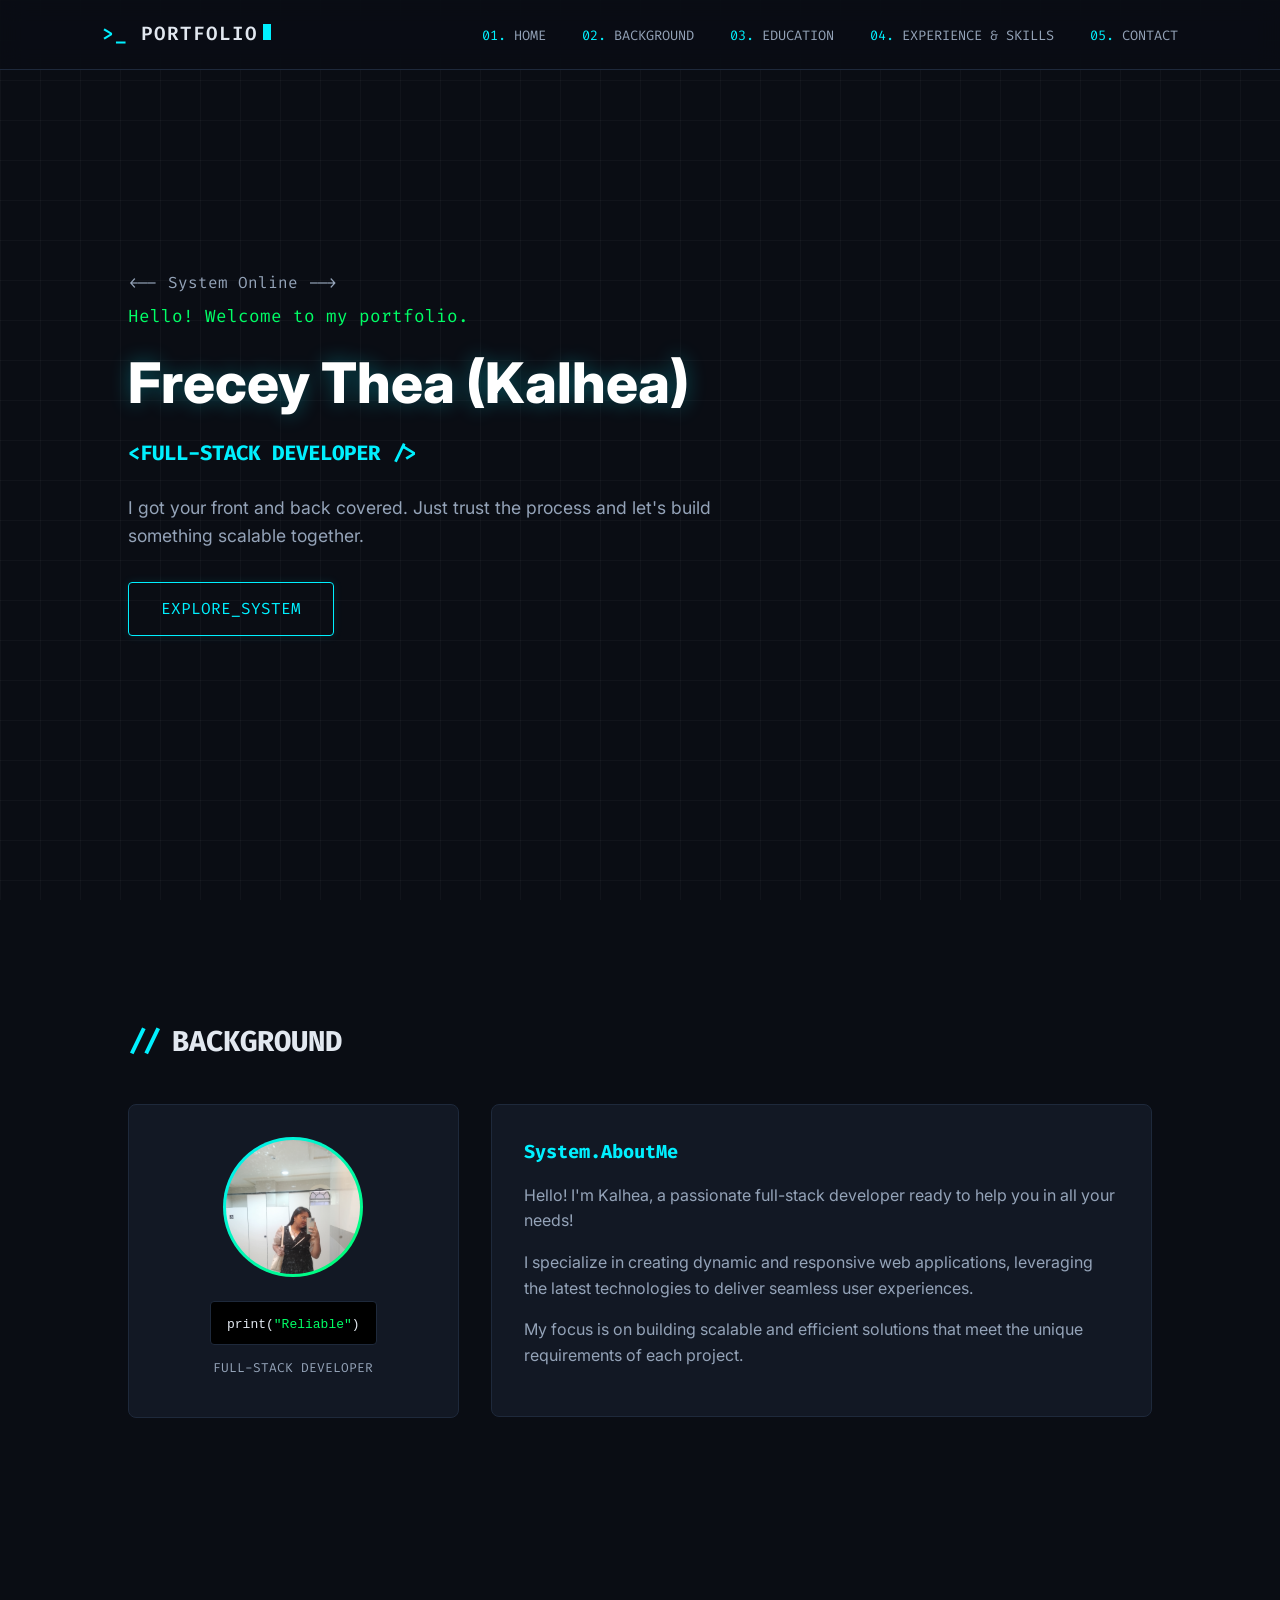
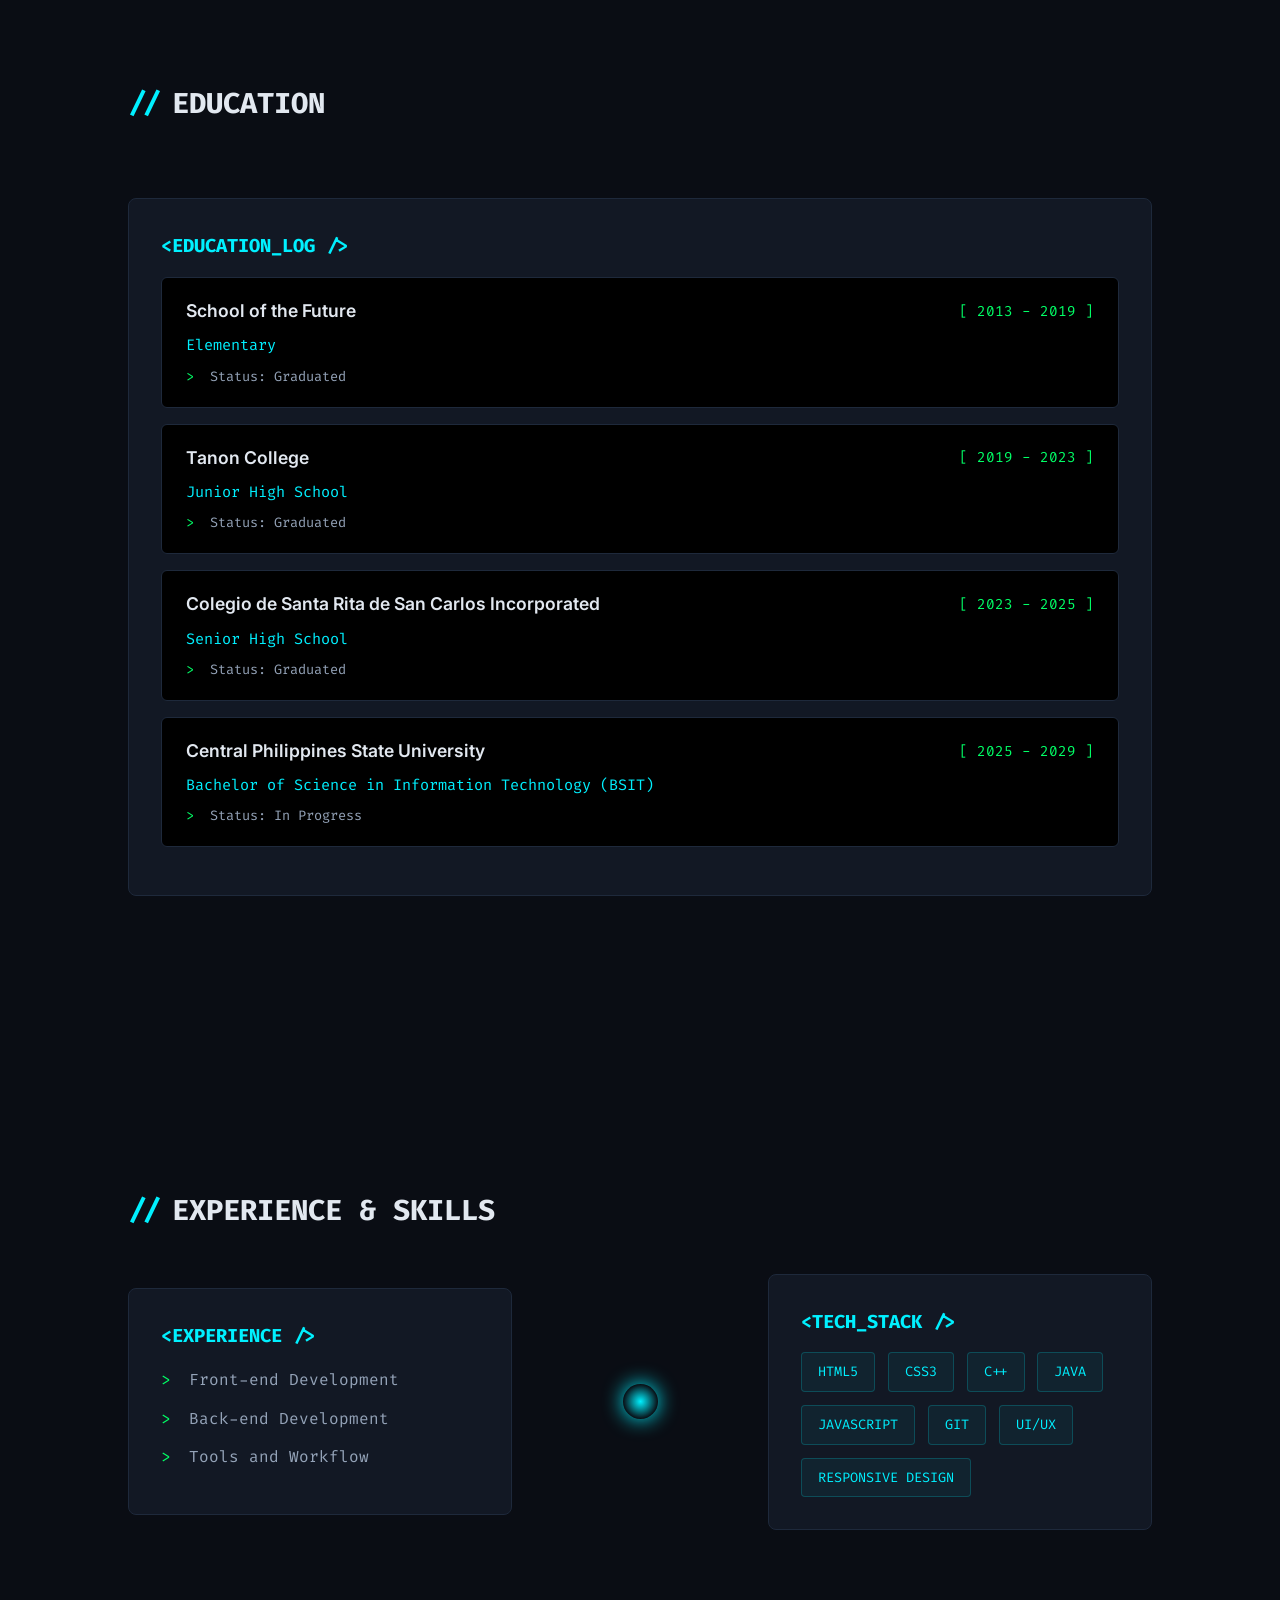
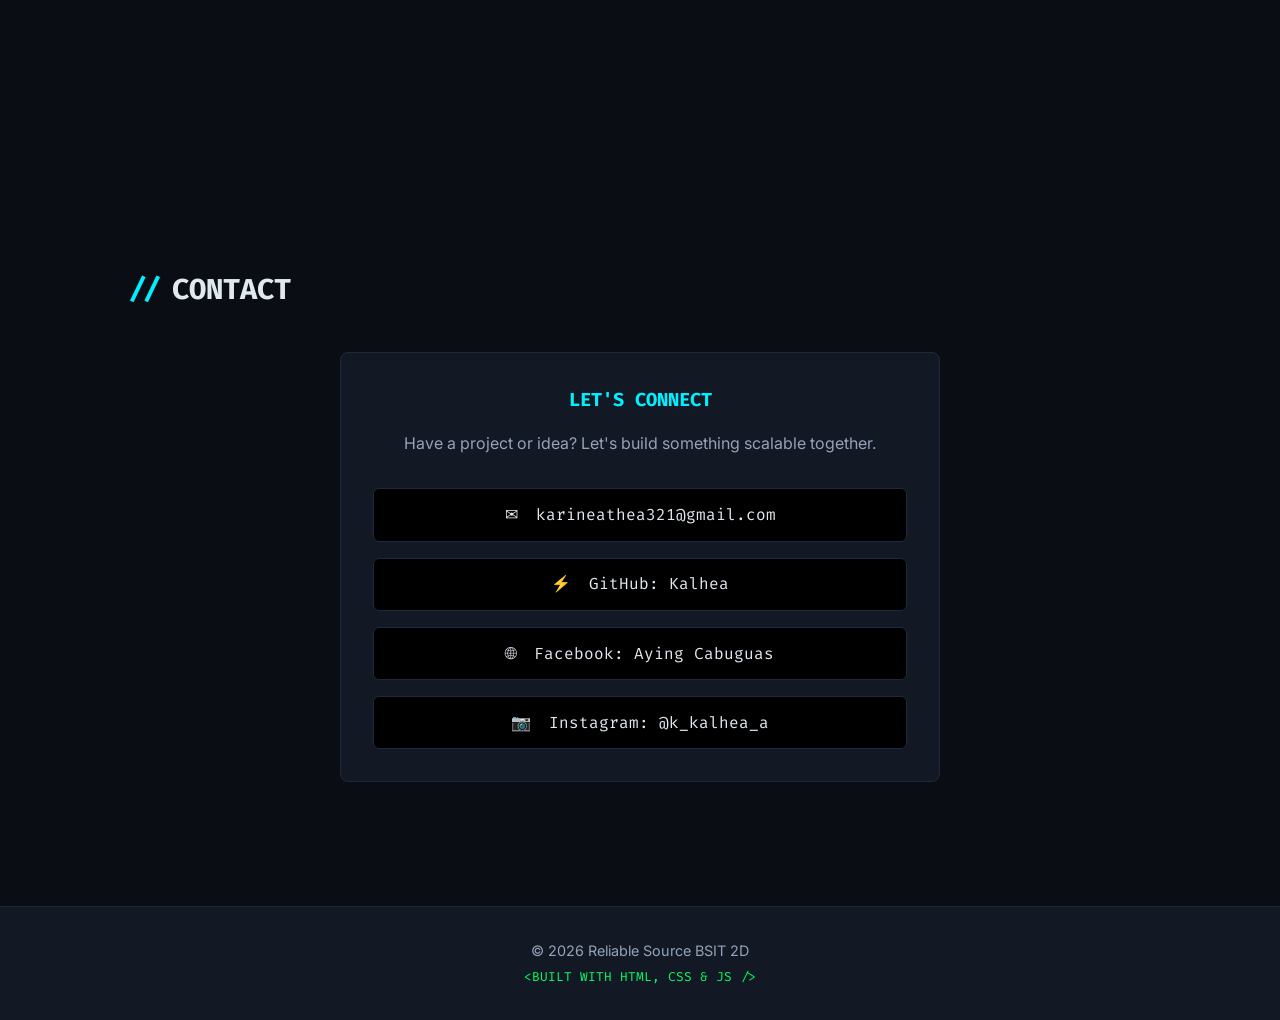
<file: index.html>
<!DOCTYPE html>
<html lang="en">
<head>
    <meta charset="UTF-8">
    <meta name="viewport" content="width=device-width, initial-scale=1.0">
    <title>Portfolio - Frecey Thea</title>
    
    <link rel="preconnect" href="https://fonts.googleapis.com">
    <link rel="preconnect" href="https://fonts.gstatic.com" crossorigin>
    <link href="https://fonts.googleapis.com/css2?family=Fira+Code:wght@400;600&family=Inter:wght@300;400;600;800&display=swap" rel="stylesheet">
    <link rel="stylesheet" href="style.css">
</head>
<body>

    <div class="tech-grid-bg"></div>

    <header>
        <div class="logo">
            <span class="prompt-symbol">&gt;_</span> PORTFOLIO<span class="cursor"></span>
        </div>
        <nav>
            <a href="#home"><span class="nav-num">01.</span> HOME</a>
            <a href="#background"><span class="nav-num">02.</span> BACKGROUND</a>
            <a href="#education-card"><span class="nav-num">03.</span> EDUCATION</a>
            <a href="#experience"><span class="nav-num">04.</span> EXPERIENCE & SKILLS</a>
            <a href="#contact"><span class="nav-num">05.</span> CONTACT</a>
        </nav>
    </header>

    <section id="home">
        <div class="hero-container">
            <p class="code-comment">&lt;-- System Online --&gt;</p>
            <p class="greeting">Hello! Welcome to my portfolio.</p>
            <h1 class="glitch-title">Frecey Thea (Kalhea)</h1>
            <h3 class="cyber-subtitle">&lt;FULL-STACK DEVELOPER /&gt;</h3>
            <p class="hero-description">
                I got your front and back covered. Just trust the process and let's build something scalable together.
            </p>
            <a href="#background" class="cyber-btn">
                <span>EXPLORE_SYSTEM</span>
            </a>
        </div>
    </section>

    <section id="background">
        <h2 class="section-title"><span class="title-slash">//</span> BACKGROUND</h2>
        <div class="background-grid">
            <div class="profile-card">
                <div class="img-wrapper">
                    <img src="kalhea.jpg" alt="Kalhea's profile picture">
                </div>
                <div class="code-block">
                    <code>print(<span class="code-string">"Reliable"</span>)</code>
                </div>
                <p class="role-badge">FULL-STACK DEVELOPER</p>
            </div>
            
            <div class="about-card">
                <h3>System.AboutMe</h3>
                <p>Hello! I'm Kalhea, a passionate full-stack developer ready to help you in all your needs!</p>
                <p>I specialize in creating dynamic and responsive web applications, leveraging the latest technologies to deliver seamless user experiences.</p>
                <p>My focus is on building scalable and efficient solutions that meet the unique requirements of each project.</p>
            </div>
        </div>
    </section>

    <section id="education-card">
        <h2 class="section-title"><span class="title-slash">//</span> EDUCATION</h2>
        <div class="education-card">
            <h3>&lt;EDUCATION_LOG /&gt;</h3>

            <div class="edu-content">
                <div class="edu-header">
                    <span class="edu-school">School of the Future</span>
                    <span class="edu-years">[ 2013 - 2019 ]</span>
                </div>
                <p class="edu-degree">Elementary</p>
                <p class="edu-status"><span class="bullet">&gt;</span> Status: Graduated</p>
            </div>

            <div class="edu-content">
                <div class="edu-header">
                    <span class="edu-school">Tanon College</span>
                    <span class="edu-years">[ 2019 - 2023 ]</span>
                </div>
                <p class="edu-degree">Junior High School</p>
                <p class="edu-status"><span class="bullet">&gt;</span> Status: Graduated</p>
            </div>

            <div class="edu-content">
                <div class="edu-header">
                    <span class="edu-school">Colegio de Santa Rita de San Carlos Incorporated</span>
                    <span class="edu-years">[ 2023 - 2025 ]</span>
                </div>
                <p class="edu-degree">Senior High School</p>
                <p class="edu-status"><span class="bullet">&gt;</span> Status: Graduated</p>
            </div>

            <div class="edu-content">
                <div class="edu-header">
                    <span class="edu-school">Central Philippines State University</span>
                    <span class="edu-years">[ 2025 - 2029 ]</span>
                </div>
                <p class="edu-degree">Bachelor of Science in Information Technology (BSIT)</p>
                <p class="edu-status"><span class="bullet">&gt;</span> Status: In Progress</p>
            </div>
        </div>
    </section>

    <section id="experience">
        <h2 class="section-title"><span class="title-slash">//</span> EXPERIENCE &amp; SKILLS</h2>
        
        <div class="tech-grid">
            <div class="experience-card">
                <h3>&lt;EXPERIENCE /&gt;</h3>
                <ul class="tech-list">
                    <li><span class="bullet">&gt;</span> Front-end Development</li>
                    <li><span class="bullet">&gt;</span> Back-end Development</li>
                    <li><span class="bullet">&gt;</span> Tools and Workflow</li>
                </ul>
            </div>

            <div class="tech-globe-wrapper">
                <div class="globe-container" id="interactive-globe">
                    <div class="globe-ring ring-1"></div>
                    <div class="globe-ring ring-2"></div>
                    <div class="globe-ring ring-3"></div>
                    <div class="globe-core"></div>
                </div>
            </div>

            <div class="skills-card">
                <h3>&lt;TECH_STACK /&gt;</h3>
                <div class="skill-tags">
                    <span class="tech-tag">HTML5</span>
                    <span class="tech-tag">CSS3</span>
                    <span class="tech-tag">C++</span>
                    <span class="tech-tag">JAVA</span>
                    <span class="tech-tag">JAVASCRIPT</span>
                    <span class="tech-tag">GIT</span>
                    <span class="tech-tag">UI/UX</span>
                    <span class="tech-tag">RESPONSIVE DESIGN</span>
                </div>
            </div>
        </div>
    </section>

    <section id="contact">
        <h2 class="section-title"><span class="title-slash">//</span> CONTACT</h2>
        <div class="contact-card">
            <h3>LET'S CONNECT</h3>
            <p>Have a project or idea? Let's build something scalable together.</p>

            <div class="contact-links">
                <a href="mailto:karineathea321@gmail.com" class="contact-btn">
                    <span class="icon">✉</span> karineathea321@gmail.com
                </a>
                <a href="https://github.com/Kalhea" target="_blank" rel="noopener noreferrer" class="contact-btn">
                    <span class="icon">⚡</span> GitHub: Kalhea
                </a>
                <a href="https://web.facebook.com/ftcabuguas.kalhea/" target="_blank" rel="noopener noreferrer" class="contact-btn">
                    <span class="icon">🌐</span> Facebook: Aying Cabuguas
                </a>
                <a href="https://www.instagram.com/k_kalhea_a/" target="_blank" rel="noopener noreferrer" class="contact-btn">
                    <span class="icon">📷</span> Instagram: @k_kalhea_a
                </a>
            </div>
        </div>
    </section>

    <footer>
        <p>© 2026 Reliable Source BSIT 2D</p>
        <p class="footer-sub">&lt;BUILT WITH HTML, CSS &amp; JS /&gt;</p>
    </footer>

    <script src="script.js"></script>
</body>
</html>
</file>
<file: style.css>
/* ==========================================================================
   Global Variables & Reset
   ========================================================================== */

:root {
    --bg-main: #0a0d14;
    --bg-card: #121824;
    --border-color: #1e293b;
    --accent-cyan: #00f0ff;
    --accent-green: #00ff66;
    --text-main: #e2e8f0;
    --text-muted: #94a3b8;
    --font-code: 'Fira Code', monospace;
    --font-sans: 'Inter', sans-serif;
}

* {
    margin: 0;
    padding: 0;
    box-sizing: border-box;
}

body {
    font-family: var(--font-sans);
    background-color: var(--bg-main);
    color: var(--text-main);
    line-height: 1.6;
    overflow-x: hidden;
}

.tech-grid-bg {
    position: fixed;
    top: 0;
    left: 0;
    width: 100vw;
    height: 100vh;
    background-size: 40px 40px;
    background-image: 
        linear-gradient(to right, rgba(255, 255, 255, 0.03) 1px, transparent 1px),
        linear-gradient(to bottom, rgba(255, 255, 255, 0.03) 1px, transparent 1px);
    z-index: -1;
    pointer-events: none;
}

/* Header & Nav */
header {
    display: flex;
    justify-content: space-between;
    align-items: center;
    padding: 1.2rem 8%;
    background-color: rgba(10, 13, 20, 0.85);
    backdrop-filter: blur(12px);
    border-bottom: 1px solid var(--border-color);
    position: sticky;
    top: 0;
    z-index: 100;
}

.logo {
    font-family: var(--font-code);
    font-size: 1.2rem;
    font-weight: 600;
    color: var(--text-main);
    letter-spacing: 1px;
}

.prompt-symbol { color: var(--accent-cyan); }

.cursor {
    display: inline-block;
    width: 8px;
    height: 16px;
    background: var(--accent-cyan);
    margin-left: 5px;
    animation: blink 1s infinite;
}

@keyframes blink {
    0%, 100% { opacity: 1; }
    50% { opacity: 0; }
}

nav a {
    font-family: var(--font-code);
    color: var(--text-muted);
    text-decoration: none;
    margin-left: 2rem;
    font-size: 0.85rem;
    transition: color 0.3s ease;
}

nav a:hover { color: var(--accent-cyan); }
.nav-num { color: var(--accent-cyan); }

/* Layout Sections */
section {
    padding: 5rem 10%;
    min-height: 85vh;
    display: flex;
    flex-direction: column;
    justify-content: center;
}

.section-title {
    font-family: var(--font-code);
    font-size: 1.8rem;
    margin-bottom: 2.5rem;
    color: var(--text-main);
    display: flex;
    align-items: center;
    gap: 10px;
}

.title-slash { color: var(--accent-cyan); }

.hero-container { max-width: 800px; }
.code-comment { font-family: var(--font-code); color: var(--text-muted); margin-bottom: 0.5rem; }
.greeting { color: var(--accent-green); font-family: var(--font-code); font-size: 1.1rem; }
.glitch-title { font-size: 3.5rem; font-weight: 800; color: #ffffff; margin: 0.5rem 0; text-shadow: 0 0 20px rgba(0, 240, 255, 0.3); }
.cyber-subtitle { font-family: var(--font-code); color: var(--accent-cyan); font-size: 1.3rem; margin-bottom: 1.5rem; }
.hero-description { color: var(--text-muted); font-size: 1.1rem; max-width: 600px; margin-bottom: 2rem; }

.cyber-btn {
    display: inline-block;
    padding: 0.8rem 2rem;
    font-family: var(--font-code);
    color: var(--accent-cyan);
    text-decoration: none;
    background: transparent;
    border: 1px solid var(--accent-cyan);
    border-radius: 4px;
    transition: all 0.3s ease;
    box-shadow: 0 0 10px rgba(0, 240, 255, 0.1);
    cursor: pointer;
}

.cyber-btn:hover {
    background: rgba(0, 240, 255, 0.1);
    box-shadow: 0 0 20px rgba(0, 240, 255, 0.4);
}

/* Section Cards */
.background-grid {
    display: grid;
    grid-template-columns: 1fr 2fr;
    gap: 2rem;
}

.profile-card, .about-card, .education-card, .experience-card, .skills-card, .contact-card {
    background: var(--bg-card);
    border: 1px solid var(--border-color);
    border-radius: 8px;
    padding: 2rem;
}

.profile-card {
    text-align: center;
    cursor: pointer;
    will-change: transform;
}

.img-wrapper {
    width: 140px;
    height: 140px;
    margin: 0 auto 1.5rem;
    border-radius: 50%;
    padding: 3px;
    background: linear-gradient(135deg, var(--accent-cyan), var(--accent-green));
}

.img-wrapper img {
    width: 100%;
    height: 100%;
    object-fit: cover;
    object-position: center top; 
    border-radius: 50%;
}

.code-block {
    background: #000000;
    padding: 0.5rem 1rem;
    border-radius: 4px;
    font-family: var(--font-code);
    display: inline-block;
    margin-bottom: 0.8rem;
    border: 1px solid var(--border-color);
}

.code-string { color: var(--accent-green); }
.role-badge { font-family: var(--font-code); font-size: 0.8rem; color: var(--text-muted); }

.about-card h3, .education-card h3, .experience-card h3, .skills-card h3, .contact-card h3 {
    font-family: var(--font-code);
    color: var(--accent-cyan);
    margin-bottom: 1rem;
}

.about-card p { color: var(--text-muted); margin-bottom: 1rem; }

/* Education Section */
.education-card { margin-top: 2rem; }

.edu-content {
    background: #000000;
    border: 1px solid var(--border-color);
    padding: 1.2rem 1.5rem;
    border-radius: 6px;
    margin-bottom: 1rem;
    cursor: pointer;
    transition: all 0.3s ease;
}

.edu-content.active-card {
    border-color: var(--accent-green);
    background: rgba(0, 255, 102, 0.05);
    box-shadow: 0 0 15px rgba(0, 255, 102, 0.15);
}

.edu-header {
    display: flex;
    justify-content: space-between;
    align-items: center;
    flex-wrap: wrap;
    gap: 0.5rem;
    margin-bottom: 0.5rem;
}

.edu-school { font-size: 1.1rem; font-weight: 600; color: var(--text-main); }
.edu-years { font-family: var(--font-code); color: var(--accent-green); font-size: 0.9rem; }
.edu-degree { color: var(--accent-cyan); font-family: var(--font-code); font-size: 0.95rem; margin-bottom: 0.5rem; }
.edu-status { color: var(--text-muted); font-family: var(--font-code); font-size: 0.85rem; }

/* Tech Grid & Globe */
.tech-grid {
    display: grid;
    grid-template-columns: 1fr auto 1fr;
    gap: 2rem;
    align-items: center;
}

.tech-list { list-style: none; }
.tech-list li { font-family: var(--font-code); color: var(--text-muted); margin-bottom: 0.8rem; }
.bullet { color: var(--accent-green); margin-right: 8px; }

.skill-tags { display: flex; flex-wrap: wrap; gap: 0.8rem; }

.tech-tag {
    font-family: var(--font-code);
    font-size: 0.85rem;
    color: var(--accent-cyan);
    background: rgba(0, 240, 255, 0.05);
    border: 1px solid rgba(0, 240, 255, 0.2);
    padding: 0.5rem 1rem;
    border-radius: 4px;
    transition: all 0.3s ease;
    cursor: pointer;
}

.tech-tag:hover {
    background: rgba(0, 240, 255, 0.15);
    border-color: var(--accent-cyan);
}

.tech-globe-wrapper { display: flex; justify-content: center; align-items: center; padding: 1rem; }

.globe-container {
    position: relative;
    width: 160px;
    height: 160px;
    border-radius: 50%;
    display: flex;
    justify-content: center;
    align-items: center;
    transform-style: preserve-3d;
    perspective: 1000px;
    cursor: pointer;
}

.globe-container::before {
    content: '';
    position: absolute;
    width: 100%;
    height: 100%;
    border-radius: 50%;
    border: 1px dashed rgba(0, 240, 255, 0.4);
    box-shadow: 0 0 25px rgba(0, 240, 255, 0.25);
    animation: rotateGlobe 12s linear infinite;
}

.globe-ring {
    position: absolute;
    border-radius: 50%;
    border: 1px solid var(--accent-cyan);
    opacity: 0.7;
}

.ring-1 { width: 100%; height: 100%; border-style: dotted; animation: spinY 8s linear infinite; }
.ring-2 { width: 90%; height: 90%; border-color: var(--accent-green); animation: spinX 10s linear infinite; }
.ring-3 { width: 100%; height: 40%; border-width: 2px; animation: spinZ 14s linear infinite; }

.globe-core {
    width: 35px;
    height: 35px;
    background: radial-gradient(circle, var(--accent-cyan) 0%, rgba(0,240,255,0) 70%);
    border-radius: 50%;
    box-shadow: 0 0 20px var(--accent-cyan);
    animation: pulseCore 2s ease-in-out infinite alternate;
    transition: transform 0.2s ease, box-shadow 0.2s ease;
}

@keyframes spinY { 0% { transform: rotateY(0deg) rotateX(20deg); } 100% { transform: rotateY(360deg) rotateX(20deg); } }
@keyframes spinX { 0% { transform: rotateX(0deg) rotateY(45deg); } 100% { transform: rotateX(360deg) rotateY(45deg); } }
@keyframes spinZ { 0% { transform: rotateZ(0deg) rotateX(65deg); } 100% { transform: rotateZ(360deg) rotateX(65deg); } }
@keyframes rotateGlobe { 0% { transform: rotate(0deg); } 100% { transform: rotate(360deg); } }
@keyframes pulseCore { 0% { transform: scale(0.8); opacity: 0.5; } 100% { transform: scale(1.2); opacity: 1; } }

/* Contact Section & Footer */
.contact-card { text-align: center; max-width: 600px; margin: 0 auto; width: 100%; }
.contact-card p { color: var(--text-muted); margin-bottom: 2rem; }
.contact-links { display: flex; flex-direction: column; gap: 1rem; }

.contact-btn {
    font-family: var(--font-code);
    color: var(--text-main);
    text-decoration: none;
    background: #000000;
    border: 1px solid var(--border-color);
    padding: 0.8rem;
    border-radius: 6px;
    transition: all 0.3s ease;
    cursor: pointer;
}

.contact-btn:hover { border-color: var(--accent-cyan); color: var(--accent-cyan); }
.icon { margin-right: 8px; }

footer {
    text-align: center;
    padding: 2rem;
    background: var(--bg-card);
    border-top: 1px solid var(--border-color);
    color: var(--text-muted);
    font-size: 0.9rem;
}

.footer-sub { font-family: var(--font-code); font-size: 0.8rem; color: var(--accent-green); margin-top: 0.3rem; }

@media (max-width: 900px) {
    header { flex-direction: column; gap: 1rem; }
    nav a { margin: 0 0.5rem; }
    .background-grid, .tech-grid { grid-template-columns: 1fr; }
    .tech-globe-wrapper { margin: 1.5rem 0; }
    .glitch-title { font-size: 2.5rem; }
}
</file>
